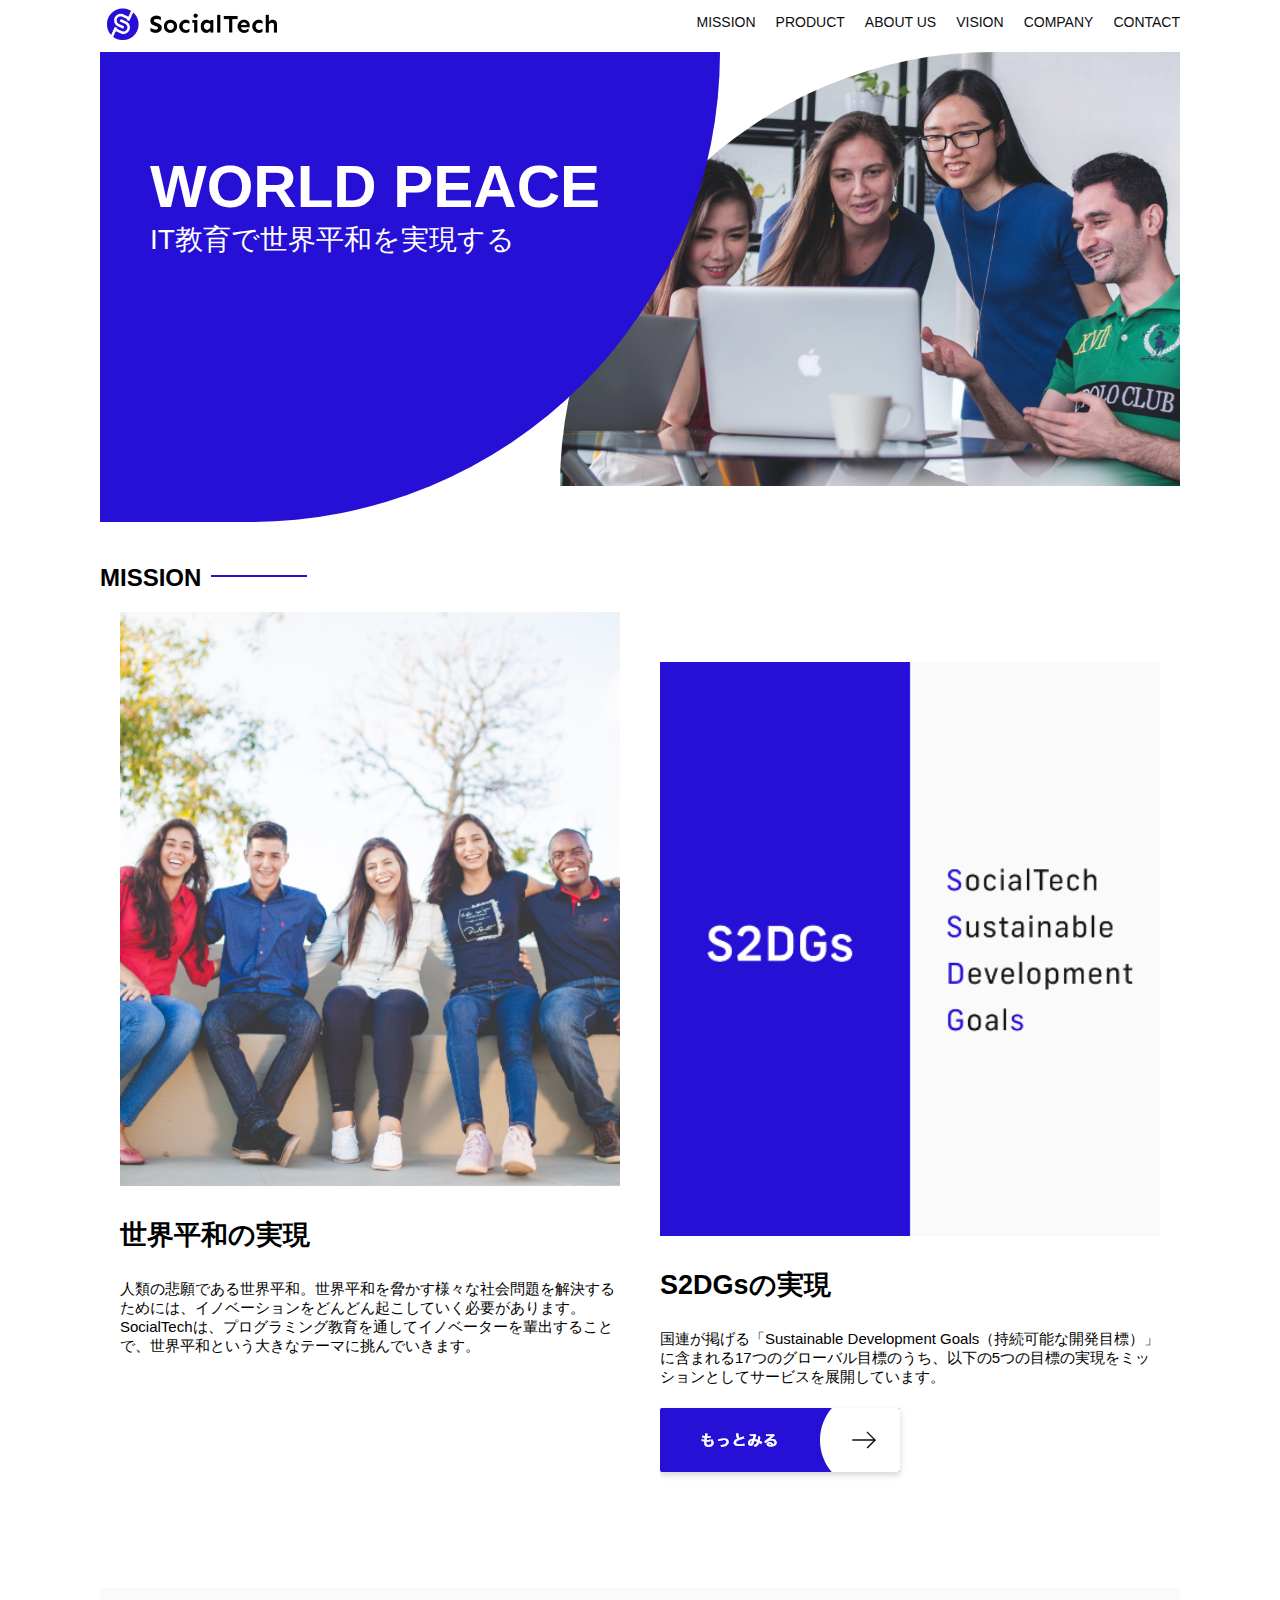
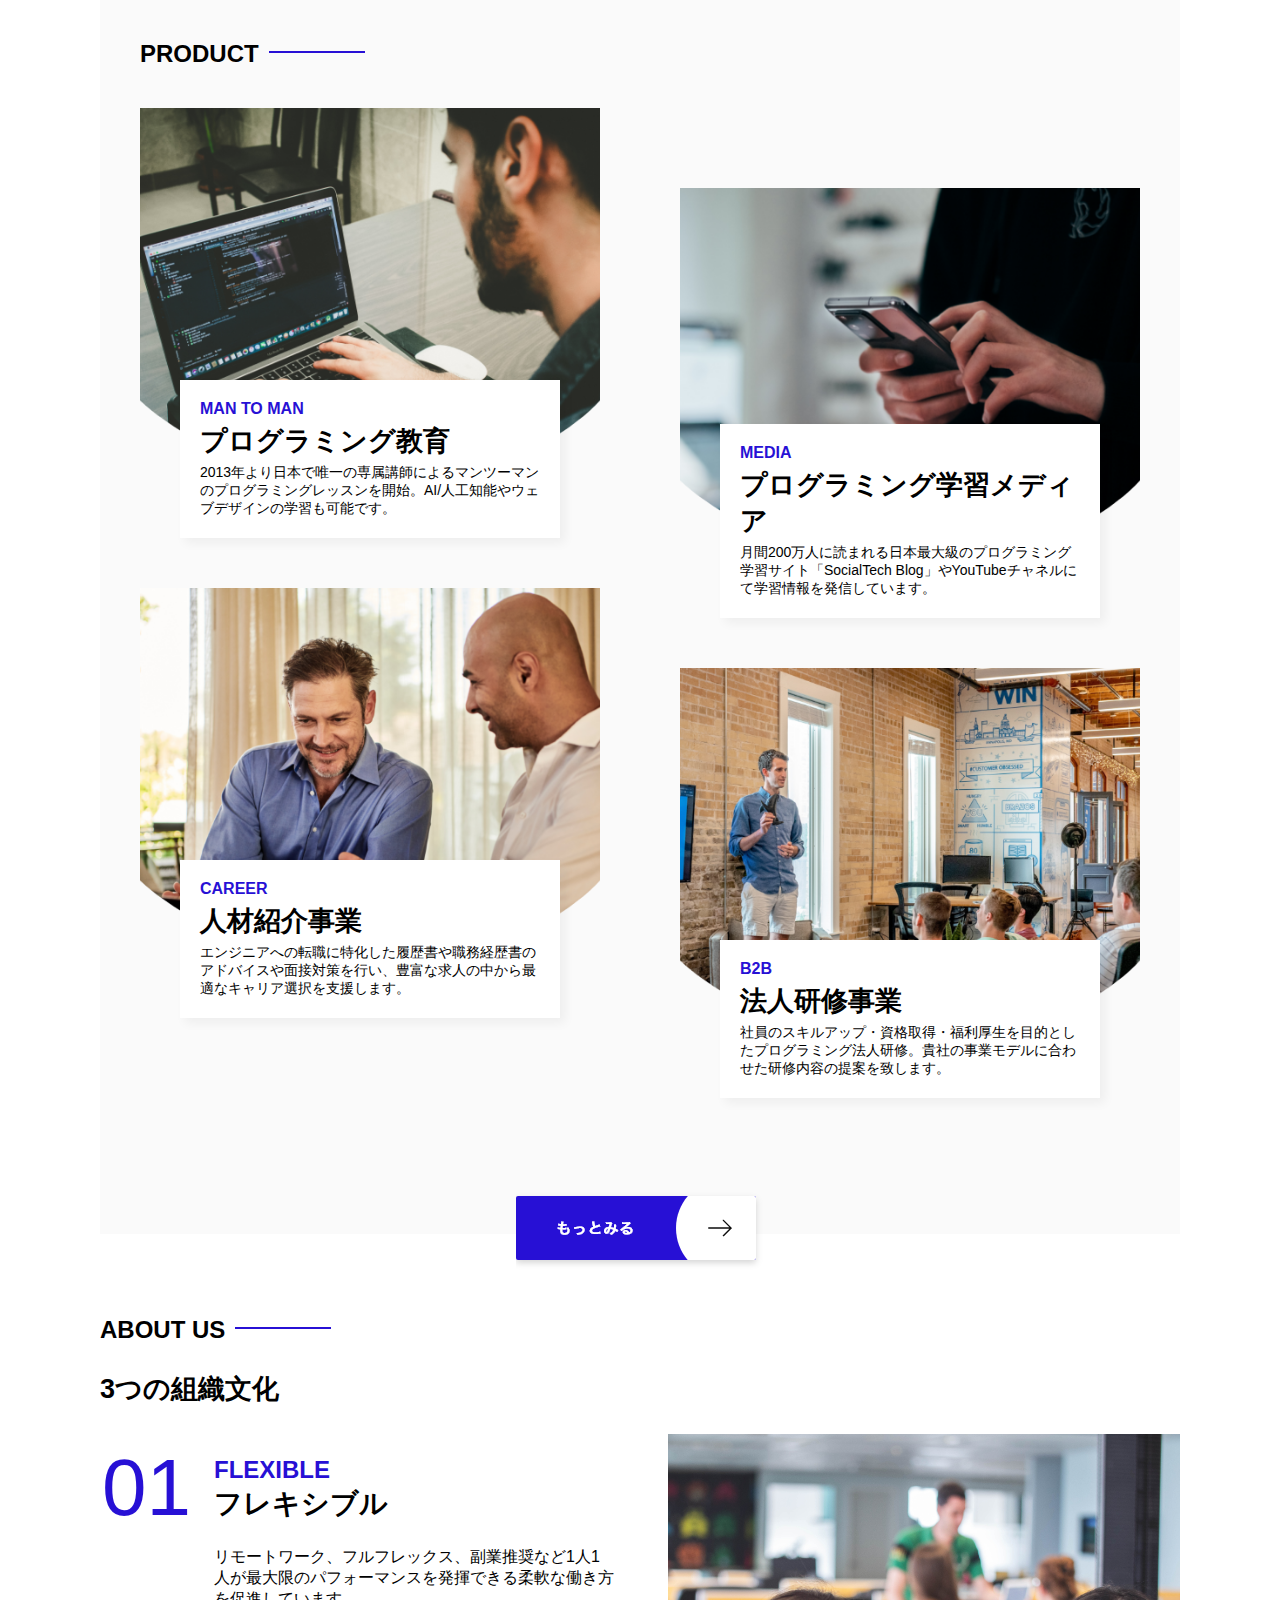
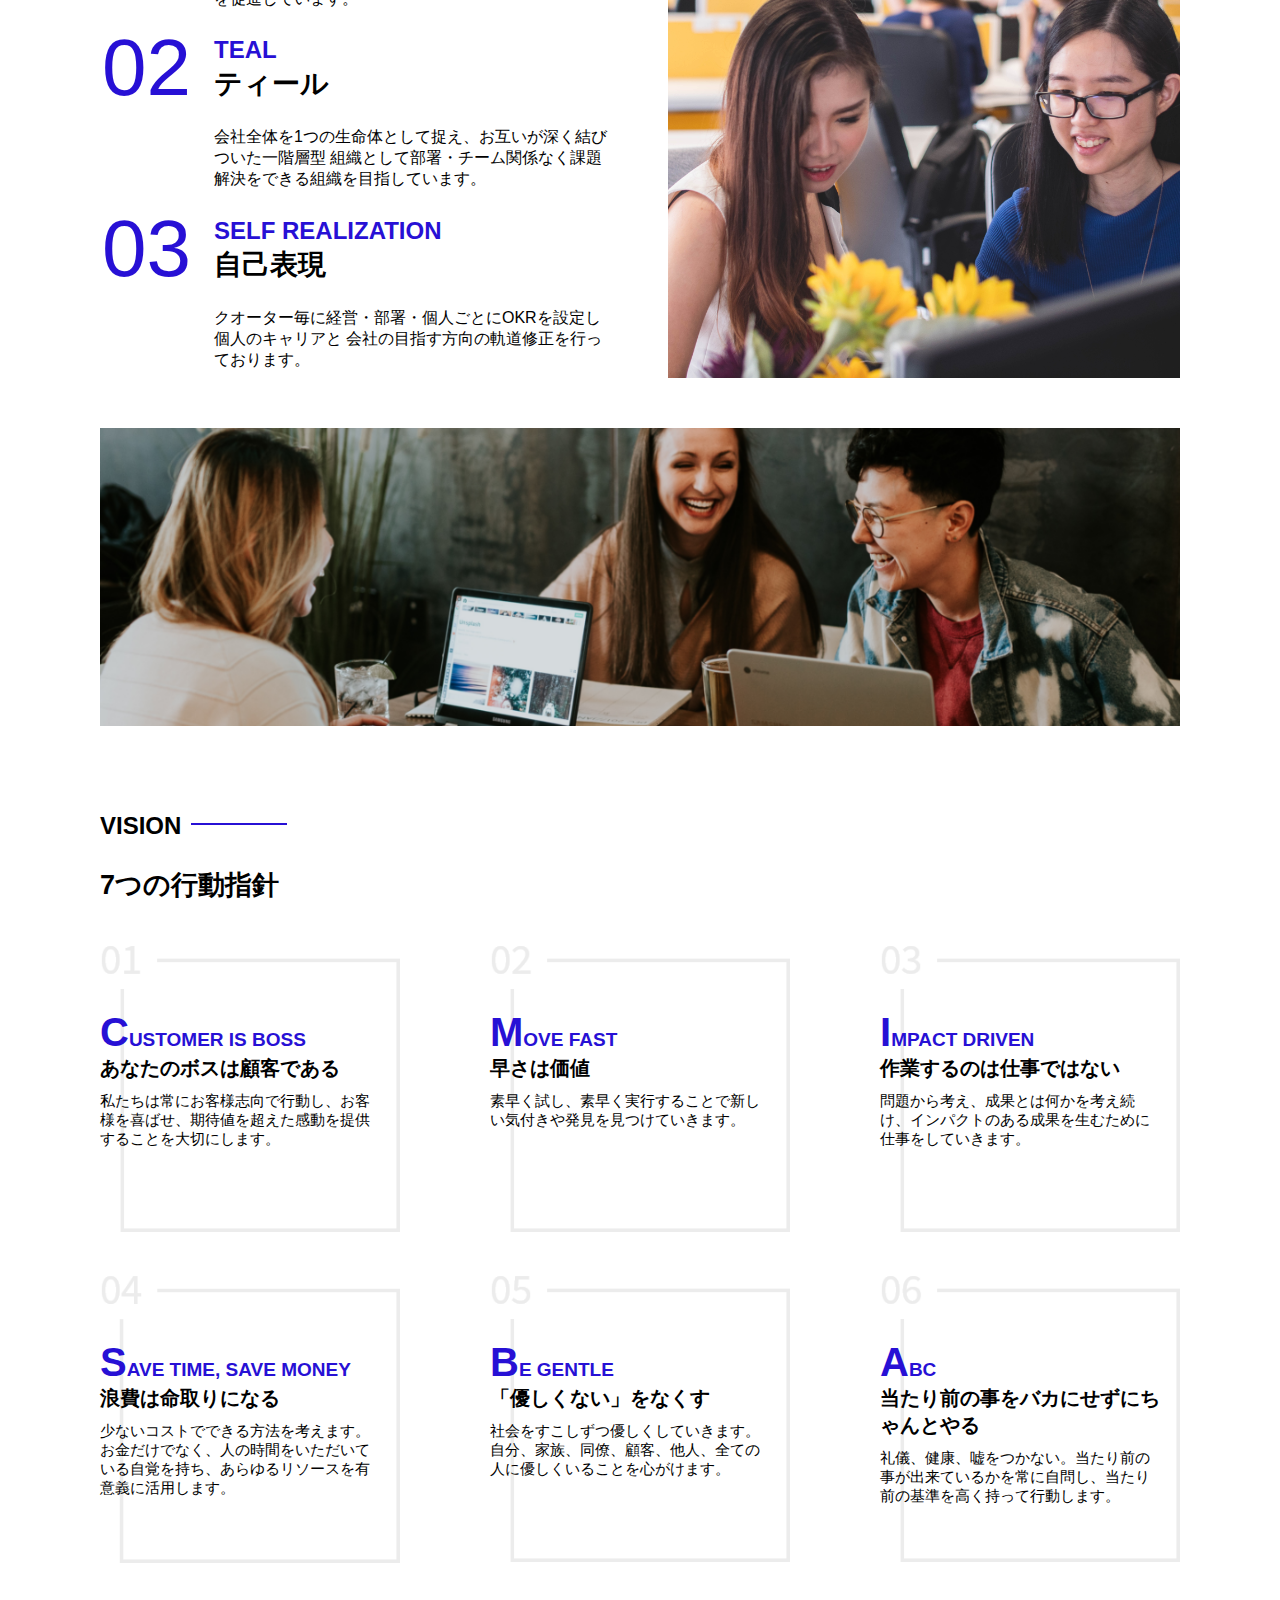
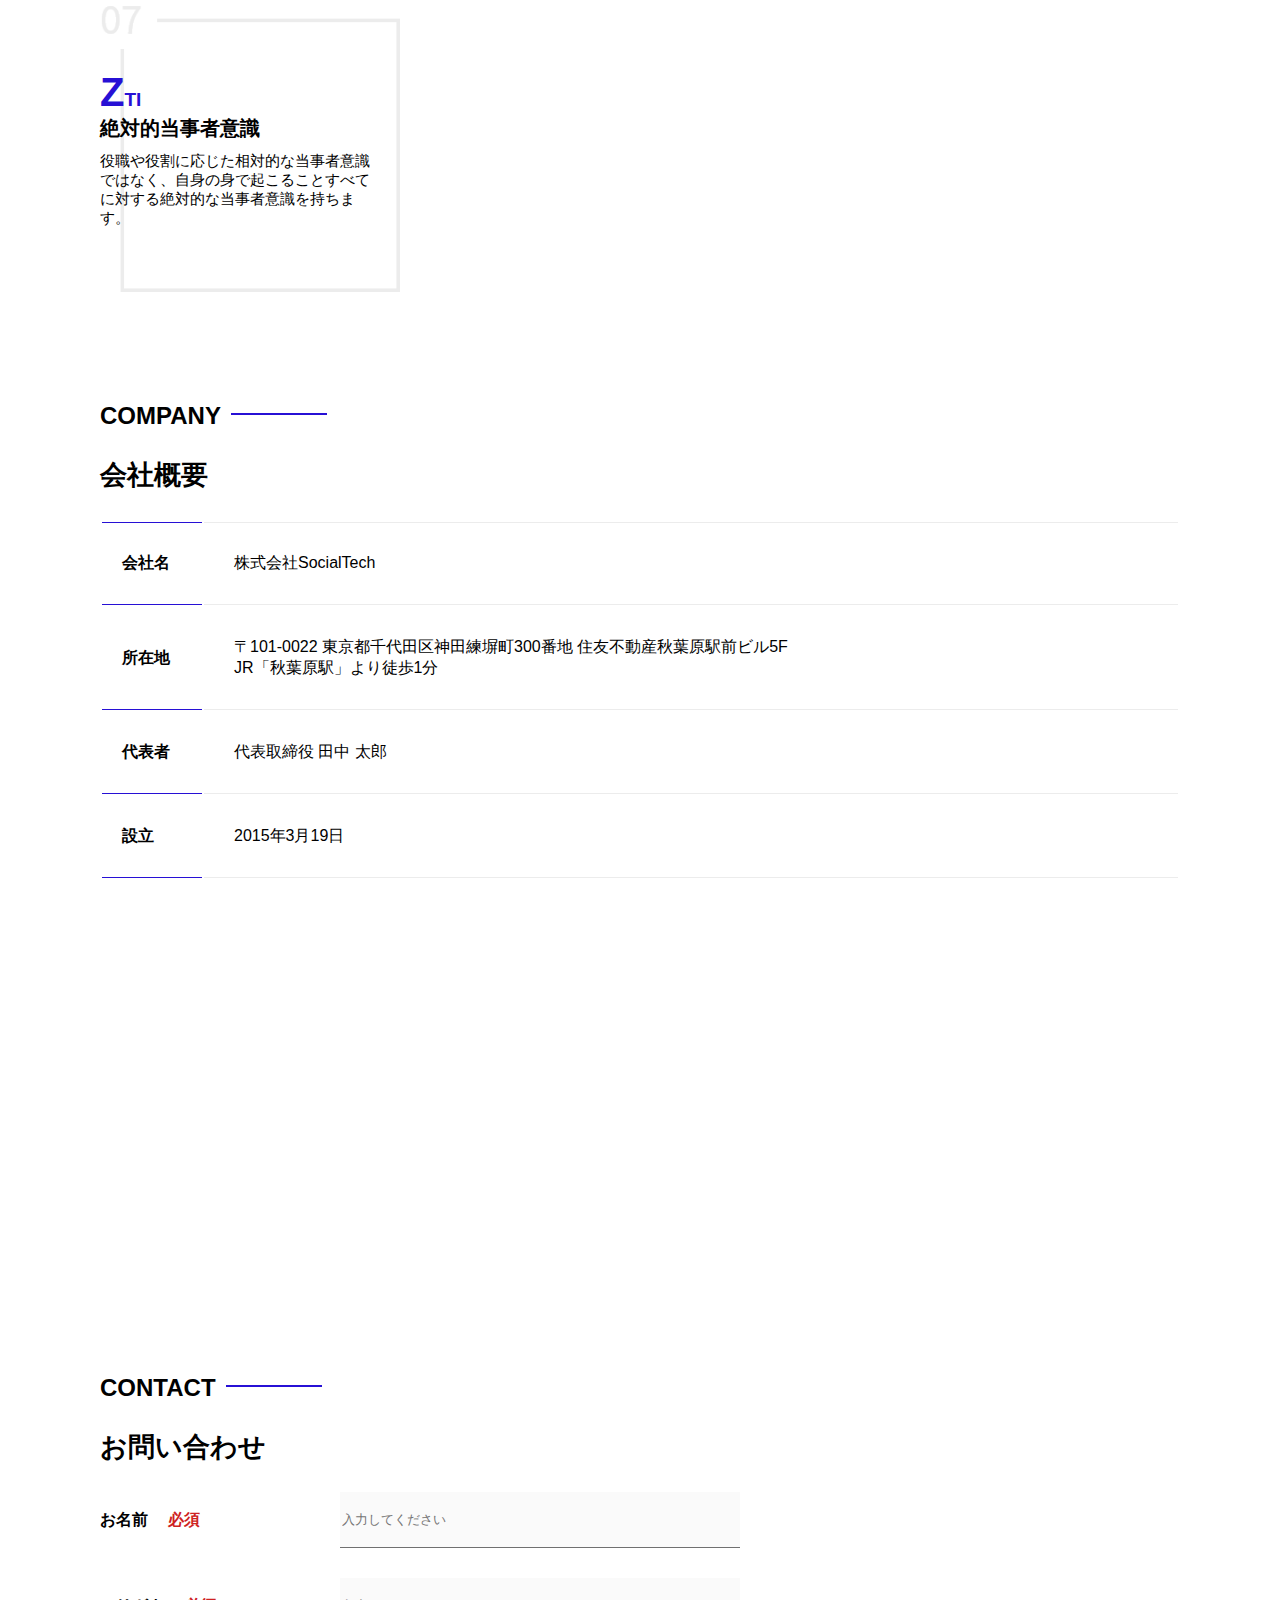
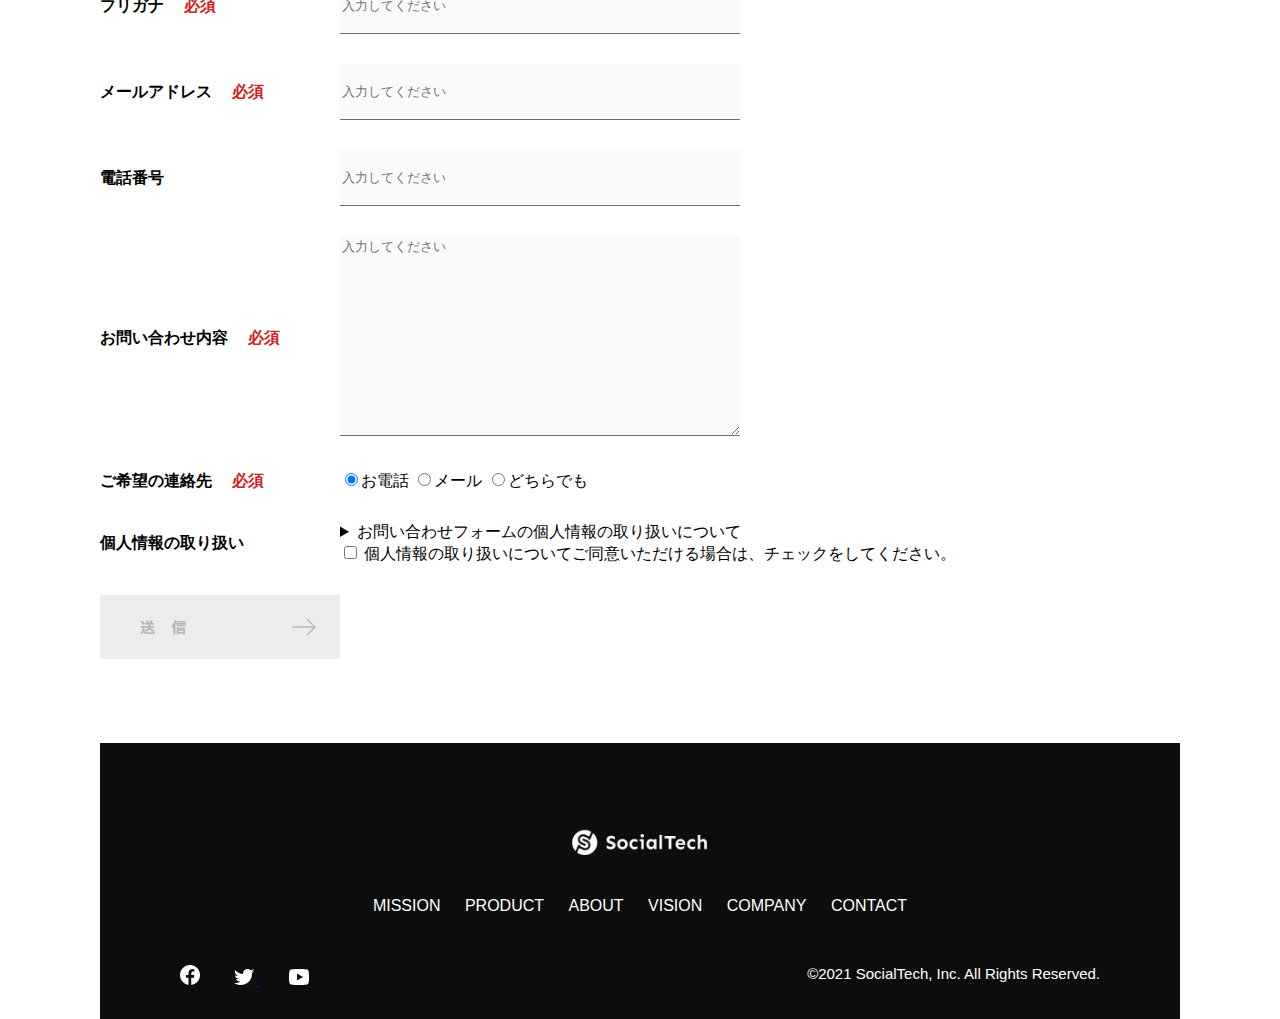
<file: index.html>
<!DOCTYPE html>
<html>
  <head>
    <title>SocialTech</title>
    <meta charset="utf-8">
    <meta name="description" content="SocialTechはEdTech業界のリーディングカンパニーを目指します。">
     <meta name="viewport" content="width=device-width, initial-scale=1.0">
     <link rel="stylesheet" href="style.css">
  </head>
  <body>
    <!-- ヘッダー -->
     <header>
      <!-- ロゴ -->
      <a href="index.html" id="logo"><img src="images/logo.png" alt="トップページに戻る"></a>

        <!-- PC用ナビゲーション -->
       <nav id="nav-pc">
        <ul>
          <li><a href="mission.html">MISSION</a></li>
          <li><a href="product.html">PRODUCT</a></li>
          <li><a href="index.html#aboutus">ABOUT US</a></li>
          <li><a href="index.html#vision">VISION</a></li>
          <li><a href="index.html#company">COMPANY</a></li>
          <li><a href="index.html#contact">CONTACT</a></li>
        </ul>
       </nav>
       <!-- スマホ用メニューボタン -->
         <button id="menu-sp" onclick="document.getElementById('nav-sp').style.display = 'block'">
          <img src="images/button-menu.png" alt="ナビゲーションを開く">
         </button>
         <!-- スマホ用ナビゲーション -->
          <div id="nav-sp" >
            <button id="close"onclick="document.getElementById('nav-sp').style.display = 'none'">
              <img src="images/button-close.png" alt="ナビゲーションを閉じる">
            </button>

            <nav>
              <ul>
                <li>
                  <a id="logo-sp" href="index.html" onclick="document.getElementById('nav-sp').style.display = 'none'"><img src="images/logo-sp.png" alt="トップページに戻る"</a>
                </li>
                <li><a class="menu" href="mission.html" onclick="document.getElementById('nav-sp').style.display = 'none'">MISSION</a></li>
                <li><a class="menu" href="product.html" onclick="document.getElementById('nav-sp').style.display = 'none'">PRODUCT</a></li>
                <li><a class="menu" href="index.html#aboutus" onclick="document.getElementById('nav-sp').style.display = 'none'">ABOUT US</a></li>
              <li><a class="menu" href="index.html#vision" onclick="document.getElementById('nav-sp').style.display = 'none'">VISION</a></li>
              <li><a class="menu" href="index.html#company" onclick="document.getElementById('nav-sp').style.display = 'none'">COMPANY</a></li>
              <li><a class="menu" href="index.html#contact" onclick="document.getElementById('nav-sp').style.display = 'none'">CONTACT</a></li>
              </ul>
            </nav>
            <div id="sns">
              <a href="https://www.facebook.com/sejuku2013">
                <img src="images/button-facebook.png" alt="Facebookのリンク">
              </a>
              <a href="https://twitter.com/samuraijuku">
                <img src="images/button-twitter.png" alt="Twitterのリンク">
              </a>
              <a href="https://www.youtube.com/channel/UCCFOQO5aDK0xXam4cUQXT8g">
                <img src="images/button-youtube.png" alt="YouTubeのリンク">
              </a>
            </div>
          </div>

     </header>
      <main>
        <article>
          <!-- メインビジュアル -->
         <section id="main-visual">
          <div id="main-message">
            <h1>WORLD PEACE</h1>
            <p>IT教育で世界平和を実現する</p>
          </div>
          <img src="images/index/index-main.png" alt="PCの周りに集まる多国籍の仲間たち">
         </section>
         <!-- ミッション -->
          <section id="mission">
            <h2 class="index-h2">MISSION</h2>
            <div id="mission-flex">
              <div>
                <img id="mission-photo" src="images/index/index-mission.png" alt="屋外のベンチで写真を撮影する">
                <h3>世界平和の実現</h3>
                <p>
                  人類の悲願である世界平和。世界平和を脅かす様々な社会問題を解決するためには、イノベーションをどんどん起こしていく必要があります。SocialTechは、プログラミング教育を通してイノベーターを輩出することで、世界平和という大きなテーマに挑んでいきます。
                </p>
              </div>
              <div>
                <img id="s2dgs" src="images/index/s2dgs.png" alt="S2DGs">
                <h3>S2DGsの実現</h3>
                <p>国連が掲げる「Sustainable Development Goals（持続可能な開発目標）」に含まれる17つのグローバル目標のうち、以下の5つの目標の実現をミッションとしてサービスを展開しています。</p>
                <a href="mission.html">
                  <img src="images/button-more.png" alt="もっとみる">
                </a>
              </div>
            </div>
          </section>
          <!-- プロダクト -->
          <section id="product">
            <h2 class="index-h2">PRODUCT</h2>
             <div class="product-flex">
              <div id="product-left">
                <div>
                  <img class="product-photo" src="images/index/index-mantoman.png" alt="PCでコードを書く男性">
                  <div class="product-explain">
                    <span>MAN TO MAN</span>
                    <h3>プログラミング教育</h3>
                    <p>2013年より日本で唯一の専属講師によるマンツーマンのプログラミングレッスンを開始。AI/人工知能やウェブデザインの学習も可能です。</p>
                  </div>
                </div>
                <div>  
                 <img class="product-photo" src="images/index/index-career.png" alt="笑顔で話し合う2人の男性">
                 <div class="product-explain">
                   <span>CAREER</span>
                   <h3>人材紹介事業</h3>
                   <P>エンジニアへの転職に特化した履歴書や職務経歴書のアドバイスや面接対策を行い、豊富な求人の中から最適なキャリア選択を支援します。</P>
                 </div>
                </div>
              </div>
              <div id="product-right">
                <div>
                  <img class="product-photo" src="images/index/index-media.png" alt="スマートフォンを操作する人">
                  <div class="product-explain">
                    <span>MEDIA</span>
                    <h3>プログラミング学習メディア</h3>
                    <P>月間200万人に読まれる日本最大級のプログラミング学習サイト「SocialTech Blog」やYouTubeチャネルにて学習情報を発信しています。</P>
                  </div>
                </div>
                <div>
                  <img class="product-photo" src="images/index/index-b2b.png" alt="講演中の男性とそれを聴く人々">
                  <div class="product-explain">
                    <span>B2B</span>
                    <h3>法人研修事業</h3>
                    <p>社員のスキルアップ・資格取得・福利厚生を目的としたプログラミング法人研修。貴社の事業モデルに合わせた研修内容の提案を致します。</p>
                  </div>
                </div>
              </div>
             </div>
             <div id="product-more">
              <a href="product.html">
                <img src="images/button-more.png" alt="もっとみる">
              </a>
             </div>
          </section>
          <!-- ABOUT US -->
          <section id="aboutus">
            <h2 class="index-h2">ABOUT US</h2>
            <h3>3つの組織文化</h3>
            <div>
              <table class="culture-table">
                <tr>
                  <td class="culture-num">01</td>
                  <th><span class="culture-en">FLEXIBLE</span><br>フレキシブル</th>
                </tr>
                <tr>
                  <td>
                    <!-- 空のセル -->
                  </td>
                  <td class="culture-description">リモートワーク、フルフレックス、副業推奨など1人1人が最大限のパフォーマンスを発揮できる柔軟な働き方を促進しています。</td>
                </tr>
                <tr>
                  <td class="culture-num">02</td>
                  <th><span class="culture-en">TEAL</span><br>ティール</th>
                </tr>
                <tr>
                  <td>
                    <!-- 空のセル -->
                  </td>
                  <td class="culture-description">会社全体を1つの生命体として捉え、お互いが深く結びついた一階層型 組織として部署・チーム関係なく課題解決をできる組織を目指しています。</td>
                </tr>
                <tr>
                  <td class="culture-num">03</td>
                  <th><span class="culture-en">SELF REALIZATION</span><br>自己表現</th>
                </tr>
                <tr>
                  <td>
                    <!-- 空のセル -->
                  </td>
                  <td class="culture-description">クオーター毎に経営・部署・個人ごとにOKRを設定し個人のキャリアと 会社の目指す方向の軌道修正を行っております。</td>
                </tr>
              </table>
              <img class="culture-img" src="images/index/index-aboutus1.png" alt="笑顔で話し合う2人の女性">
            </div>
            <img class="culture-img2" src="images/index/index-aboutus2.png" alt="笑顔で話し合う3人の女性">
          </section>
          <!-- VISION -->
           <section id="vision">
            <h2 class="index-h2">VISION</h2>
            <h3>7つの行動指針</h3>
            <div>
              <div class="vision-box">
                <img src="images/index/vision-01.png" alt="01">
              <div>
              <h4>CUSTOMER IS BOSS</h4>
              <h5>あなたのボスは顧客である</h5>
              <P>私たちは常にお客様志向で行動し、お客様を喜ばせ、期待値を超えた感動を提供することを大切にします。</P>
              </div>
              </div>
              <div class="vision-box">
                <img src="images/index/vision-02.png" alt="02">
                <div>
                  <h4>MOVE FAST</h4>
                  <h5>早さは価値</h5>
                  <p>素早く試し、素早く実行することで新しい気付きや発見を見つけていきます。</p>
                </div>
              </div>
              <div class="vision-box">
                <img src="images/index/vision-03.png" alt="03">
                <div>
                  <h4>IMPACT DRIVEN</h4>
                  <h5>作業するのは仕事ではない</h5>
                  <p>問題から考え、成果とは何かを考え続け、インパクトのある成果を生むために仕事をしていきます。</p>
                </div>
              </div>
              <div class="vision-box">
                <img src="images/index//vision-04.png" alt="04">
                <div>
                  <h4>SAVE TIME, SAVE MONEY</h4>
                  <h5>浪費は命取りになる</h5>
                  <p>少ないコストでできる方法を考えます。お金だけでなく、人の時間をいただいている自覚を持ち、あらゆるリソースを有意義に活用します。</p>
                </div>
              </div>
              <div class="vision-box">
                <img src="images/index/vision-05.png" alt="05">
                <div>
                  <h4>BE GENTLE</h4>
                  <h5>「優しくない」をなくす</h5>
                  <p>社会をすこしずつ優しくしていきます。自分、家族、同僚、顧客、他人、全ての人に優しくいることを心がけます。</p>
                </div>
              </div>
              <div class="vision-box">
                <img src="images/index/vision-06.png" alt="06">
                <div>
                  <h4>ABC</h4>
                  <h5>当たり前の事をバカにせずにちゃんとやる</h5>
                  <p>礼儀、健康、嘘をつかない。当たり前の事が出来ているかを常に自問し、当たり前の基準を高く持って行動します。</p>
                </div>
              </div>
              <div class="vision-box">
                <img src="images/index/vision-07.png" alt="07">
                <div>
                  <h4>ZTI</h4>
                  <h5>絶対的当事者意識</h5>
                  <p>役職や役割に応じた相対的な当事者意識ではなく、自身の身で起こることすべてに対する絶対的な当事者意識を持ちます。</p>
                </div>
              </div>  
            </div>
           </section>
           <!-- COMPANY -->
            <section id="company">
              <h2 class="index-h2">COMPANY</h2>
              <h3>会社概要</h3>
              <table id="company-table">
                <tr>
                  <th class="tableheader tableheader-first">会社名</th>
                  <td class="cell cell-first">株式会社SocialTech</td>
                </tr>
                <tr>
                  <th class="tableheader">所在地</th>
                  <td class="cell">〒101-0022 東京都千代田区神田練塀町300番地 住友不動産秋葉原駅前ビル5F<br>JR「秋葉原駅」より徒歩1分</td>
                </tr>
                <tr>
                  <th class="tableheader">代表者</th>
                  <td class="cell">代表取締役 田中 太郎</td>
                </tr>
                <tr>
                  <th class="tableheader">設立</th>
                  <td class="cell">2015年3月19日</td>
                </tr>
              </table>
              <iframe src="https://www.google.com/maps/embed?pb=!1m18!1m12!1m3!1d3240.068855133681!2d139.77207767578852!3d35.69992317258122!2m3!1f0!2f0!3f0!3m2!1i1024!2i768!4f13.1!3m3!1m2!1s0x60188fee13660e23%3A0x77137876edf742ac!2z5L2P5Y-L5LiN5YuV55Sj56eL6JGJ5Y6f6aeF5YmN44OT44Or!5e0!3m2!1sja!2sjp!4v1719987641788!5m2!1sja!2sjp" width="600" height="450" style="border:0;" allowfullscreen="" loading="lazy" referrerpolicy="no-referrer-when-downgrade"></iframe>
            </section>
            <!-- お問い合わせフォーム -->
             <section id="contact">
              <h2 class="index-h2">CONTACT</h2>
              <h3>お問い合わせ</h3>
              <form>
                <div>
                  <div class="contact-heading">
                    <label class="contact-label">お名前<span class="contact-span">必須</span></label>
                  </div>
                  <div>
                    <input type="text" name="name" placeholder="入力してください" class="contact-textbox">
                  </div>
                </div>
                <div>
                  <div class="contact-heading">
                    <label class="contact-label">フリガナ<span class="contact-span">必須</span></label>
                  </div>
                  <div>
                    <input type="text" name="hurigana" placeholder="入力してください" class="contact-textbox">
                  </div>
                </div>
                <div>
                  <div class="contact-heading">
                    <label class="contact-label">メールアドレス<span class="contact-span">必須</span></label>
                  </div>
                  <div>
                    <input type="text" name="email" placeholder="入力してください" class="contact-textbox">
                  </div>
                </div>
                <div>
                  <div class="contact-heading">
                    <label class="contact-label">電話番号</label>
                  </div>
                  <div>
                    <input type="text" name="tel" placeholder="入力してください" class="contact-textbox">
                  </div>
                </div>
                <div>
                  <div class="contact-heading">
                    <label class="contact-label">お問い合わせ内容<span class="contact-span">必須</span></label>
                  </div>
                  <div>
                    <textarea class="contact-textarea" placeholder="入力してください" name="message"></textarea>
                  </div>
                </div>
                <div>
                  <div class="contact-heading">
                    <label class="contact-label">ご希望の連絡先<span class="contact-span">必須</span></label>
                  </div>
                  <div>
                    <input class="radiobutton" type="radio" value="tel" name="contact" checked><label>お電話</label>
                    <input class="radiobutton" type="radio" value="mail" name="contact"><label>メール</label>
                    <input class="radiobutton" type="radio" value="both" name="contact"><label>どちらでも</label>
                  </div>
                </div>
                <div>
                  <div class="contact-heading">
                    <label class="contact-label">個人情報の取り扱い</label>
                  </div>
                  <div>
                    <details>
                      <summary>お問い合わせフォームの個人情報の取り扱いについて</summary>
                      <div>
                        <dl>
                          <dt>1.組織の名称又は氏名</dt>
                          <dd>株式会社SocialTech</dd>
                          <dt>2.個人情報保護管理者（若しくはその代理人）の氏名又は職名、所属及び連絡先</dt>
                          <dd>
                            <p>鈴木 一郎 コーポレート部</p>
                            <p>メールアドレス:samurai@example.com</p>
                            <p>TEL:03-1234-5678</p>
                          </dd>
                          <dt>3.個人情報の利用目的</dt>
                          <dd>
                            <ul>
                              <li>・本サービス及び本サービスに関連する情報の提供又はそれらに関する連絡のため</li>
                              <li>・ユーザーの本人確認のため</li>
                              <li>・当社サービスのご案内のため</li>
                              <li>・当社の商品等の広告または宣伝(電子メールによるものを含むものとします。)</li>
                            </ul>
                          </dd>
                          <dt>4.個人情報の取り扱い業務の委託</dt>
                          <dd>個人情報の取扱業務の全部または一部を外部に業務委託する場合があります。その際、弊社は、個人情報を適切に保護できる管理体制を敷き実行していることを条件として委託先を厳選したうえで、機密保持契約を委託先と締結し、お客様の個人情報を厳密に管理させます。</dd>
                          <dt>5.個人情報の開示等の請求</dt>
                          <dd>
                            お客様は、弊社に対してご自身の個人情報の開示等（利用目的の通知、開示、内容の訂正・追加・削除、利用の停止または消去、第三者への提供の停止）に関して、当社問合わせ窓口に申し出ることができます。<br>
                            その際、弊社はお客様ご本人を確認させていただいたうえで、合理的な期間内に対応いたします。<br>
                            なお、個人情報に関する弊社問合わせ先は、次の通りです。
                          </dd>
                          <dd>
                            <p>株式会社SocialTech 個人情報問合せ窓口</p>
                            <p>〒150-0043 東京都千代田区神田練塀町300番地 住友不動産秋葉原駅前ビル5F</p>
                            <P>メールアドレス:samurai@example.com TEL:03-1234-5678</P>
                          </dd>

                          <dt>6.個人情報を提供されることの任意性について</dt>
                          <dd>お客様がご自身の個人情報を弊社に提供されるか否かは、お客様のご判断によりますが、もしご提供されない場合には、適切なサービスが提供できない場合がありますので予めご了承ください。</dd>
                        </dl>
                      </div>
                    </details>
                    <input type="checkbox" name="agree">
                    <span>個人情報の取り扱いについてご同意いただける場合は、チェックをしてください。</span>
                  </div>
                </div>
                <input type="image" src="images/button-submit.png" alt="送信する">
              </form>
             </section>
        </article>
      </main>

      <footer>
        <div id="footer-logo">
          <img src="images/logo-sp.png" alt="SocialTech">
        </div>
        <div id="footer-link">
          <a href="mission.html">MISSION</a>
          <a href="product.html">PRODUCT</a>
          <a href="index.html#aboutus">ABOUT</a>
          <a href="index.html#vision">VISION</a>
          <a href="index.html#company">COMPANY</a>
          <a href="index.html#contact">CONTACT</a>
        </div>
        <div id="sns-footer">
          <div class="sns-btns">
            <a href="https://www.facebook.com/sejuku2013"><img src="images/button-facebook.png" alt="Facebookのリンク"></a>
            <a href="https://twitter.com/samuraijuku"><img src="images/button-twitter.png" alt="Twitterのリンク"</a>
            <a href="https://www.youtube.com/channel/UCCFOQO5aDK0xXam4cUQXT8g"><img src="images/button-youtube.png" alt="YouTubeのリンク"></a>
          </div>
          <p id="copyright">&copy;2021 SocialTech, Inc. All Rights Reserved.</p>
        </div>
      </footer>
  </body>
</html>
</file>
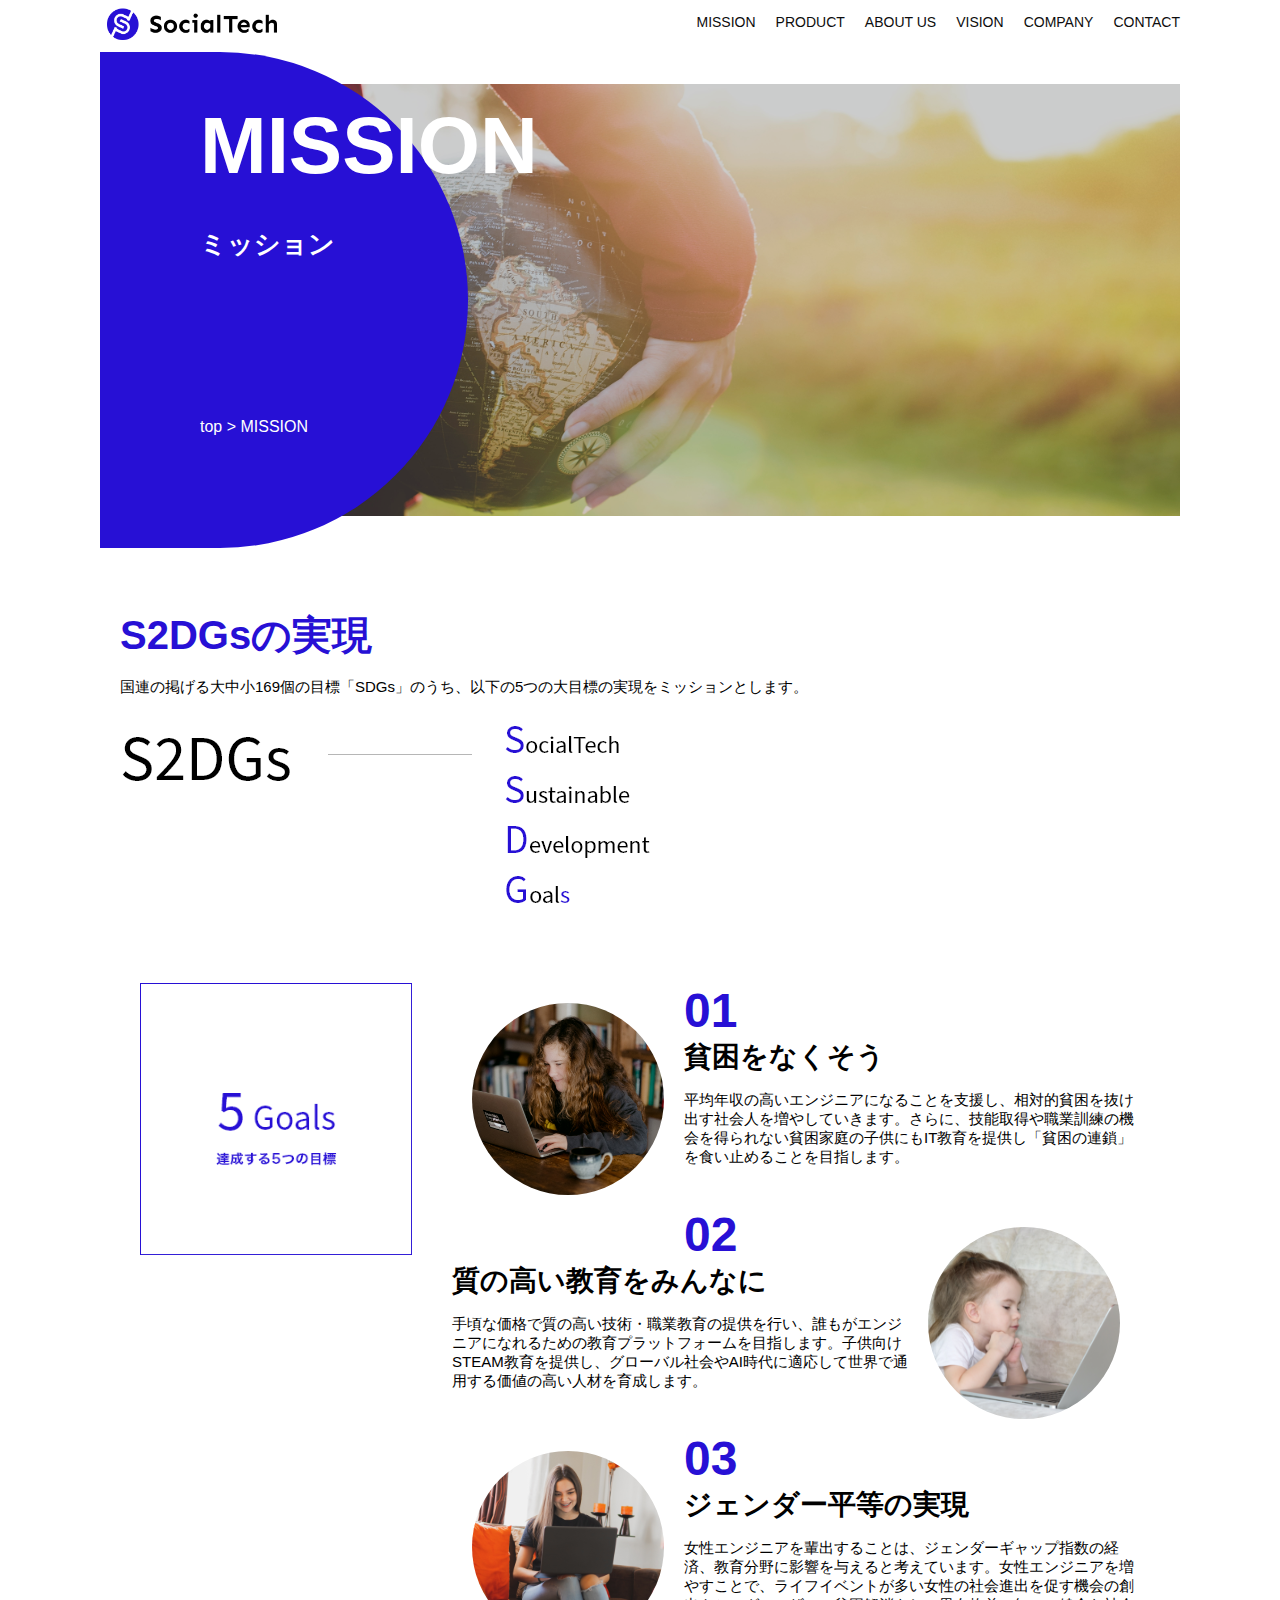
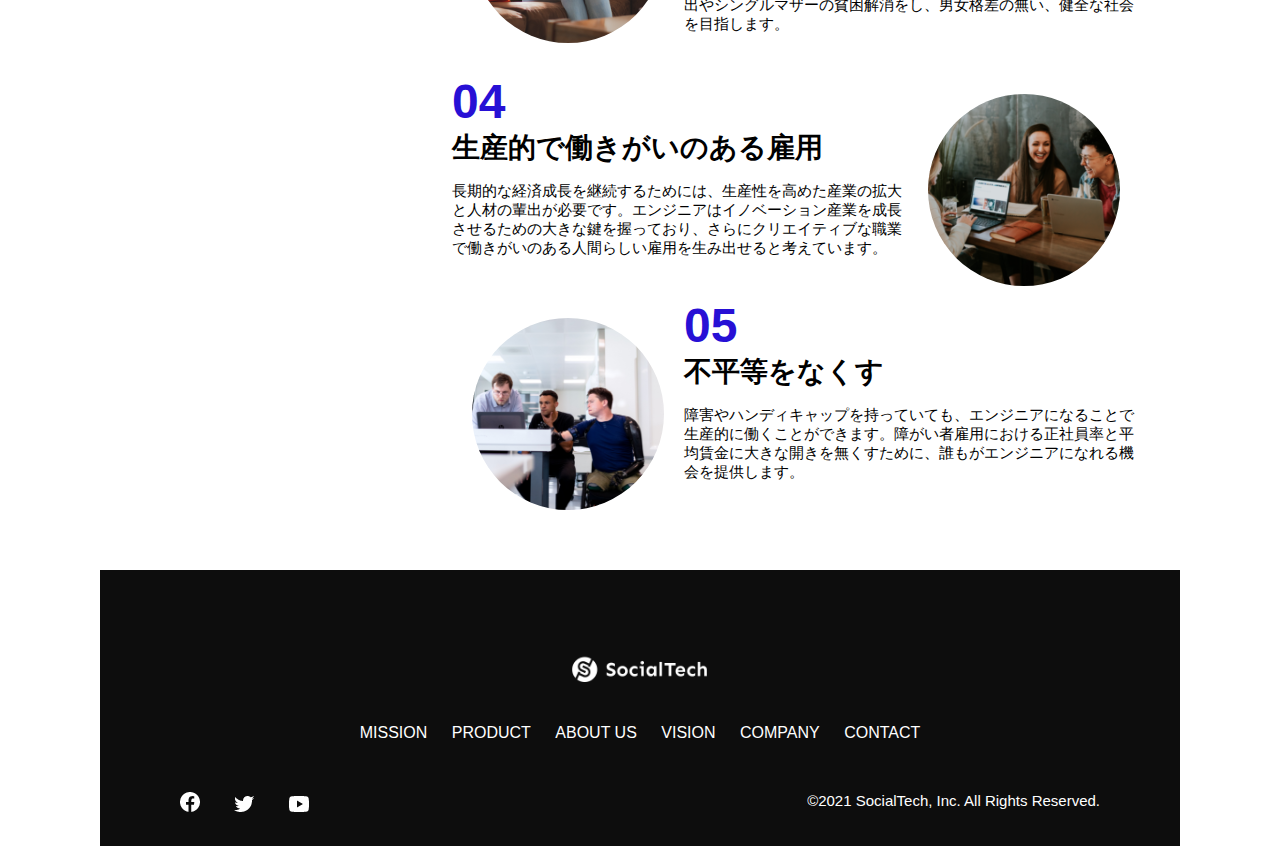
<file: mission.html>
<!DOCTYPE html>
<html>
  <head>
    <title>SocialTech - MISSION ミッション -</title>
      <meta charset="utf-8">
      <meta name="description" content="SocialTechが目指す5つの目標（S2DGs）を紹介します">
      <meta name="viewport" content="width=device-width, initial-scale=1.0">
      <link rel="stylesheet" href="style.css">
  </head>

  <body>
    <!-- ヘッダー -->
    <header>
      <!-- ロゴ -->
      <a href="index.html" id="logo">
        <img src="images/logo.png" alt="トップページに戻る">
      </a>

      <!-- PC用ナビゲーション -->
      <nav id="nav-pc">
        <ul>
          <li><a href="mission.html">MISSION</a></li>
          <li><a href="product.html">PRODUCT</a></li>
          <li><a href="index.html#aboutus">ABOUT US</a></li>
          <li><a href="index.html#vision">VISION</a></li>
          <li><a href="index.html#company">COMPANY</a></li>
          <li><a href="index.html#contact">CONTACT</a></li>
        </ul>
      </nav>

      <!-- スマホ用メニューボタン -->
      <button id="menu-sp" onclick="document.getElementById('nav-sp').style.display = 'block'">
        <img src="images/button-menu.png" alt="ナビゲーションを開く">
      </button>

      <!-- スマホ用ナビゲーション -->
      <div id="nav-sp">
        <button id="close" onclick="document.getElementById('nav-sp').style.display = 'none'">
          <img src="images/button-close.png" alt="ナビゲーションを閉じる">
        </button>

        <nav>
          <ul>
            <li>
              <a id="logo-sp" href="index.html" onclick="document.getElementById('nav-sp').style.display = 'none'"><img src="images/logo-sp.png" alt="トップページに戻る"></a>
            </li>
            <li><a class="menu" href="mission.html" onclick="document.getElementById('nav-sp').style.display = 'none'">MISSION</a></li>
            <li><a class="menu" href="product.html" onclick="document.getElementById('nav-sp').style.display = 'none'">PRODUCT</a></li>
            <li><a class="menu" href="index.html#aboutus" onclick="document.getElementById('nav-sp').style.display = 'none'">ABOUT US</a></li>
            <li><a class="menu" href="index.html#vision" onclick="document.getElementById('nav-sp').style.display = 'none'">VISION</a></li>
            <li><a class="menu" href="index.html#company" onclick="document.getElementById('nav-sp').style.display = 'none'">COMPANY</a></li>
            <li><a class="menu" href="index.html#contact" onclick="document.getElementById('nav-sp').style.display = 'none'">CONTACT</a></li>
          </ul>
        </nav>
        <div id="sns">
          <a href="https://www.facebook.com/sejuku2013">
            <img src="images/button-facebook.png" alt="Facebookのリンク">
          </a>
          <a href="https://twitter.com/samuraijuku">
            <img src="images/button-twitter.png" alt="Twitterのリンク">
          </a>
          <a href="https://www.youtube.com/channel/UCCFOQO5aDK0xXam4cUQXT8g">
            <img src="images/button-youtube.png" alt="YouTubeのリンク">
          </a>
        </div>
      </div>
    </header>

    <main>
      <article>
        <section id="mission-main">
          <div class="mission-main-inner">
            <div id="mission-title">
              <h1>MISSION<br><span>ミッション</span></h1>
              <p>top > MISSION</p>
            </div>
          </div>
        </section>

        <section id="mission-s2dgs">
          <h2 class="mission-h2">S2DGsの実現</h2>
          <p>国連の掲げる大中小169個の目標「SDGs」のうち、以下の5つの大目標の実現をミッションとします。</p>
          <img src="images/mission/mission-s2dgs.png" alt="S2DGs">
        </section>

        <section id="mission-five-goals">
          <div class="five-goals-image">
            <img src="images/mission/mission-5goals.png" alt="5Goals">
          </div>
          <div class="five-goals-read">
            <div>
              <img class="fivegoals-image-left" src="images/mission/mission-5goals01.png" alt="PCを操作する女の子">
              <span class="fivegoals-number">01</span>
              <h3 class="fivegoals-h3">貧困をなくそう</h3>
              <p class="fivegoals-p">平均年収の高いエンジニアになることを支援し、相対的貧困を抜け出す社会人を増やしていきます。さらに、技能取得や職業訓練の機会を得られない貧困家庭の子供にもIT教育を提供し「貧困の連鎖」を食い止めることを目指します。</p>
            </div>
            <div>
              <img class="fivegoals-image-right" src="images/mission/mission-5goals02.png" alt="PCを見つめる小さい女の子">
              <span class="fivegoals-number">02</span>
              <h3 class="fivegoals-h3">質の高い教育をみんなに</h3>
              <p class="fivegoals-p">手頃な価格で質の高い技術・職業教育の提供を行い、誰もがエンジニアになれるための教育プラットフォームを目指します。子供向けSTEAM教育を提供し、グローバル社会やAI時代に適応して世界で通用する価値の高い人材を育成します。</p>
            </div>
            <div>
              <img class="fivegoals-image-left" src="images/mission/mission-5goals03.png" alt="PCを操作する女性">
              <span class="fivegoals-number">03</span>
              <h3 class="fivegoals-h3">ジェンダー平等の実現</h3>
              <p class="fivegoals-p">女性エンジニアを輩出することは、ジェンダーギャップ指数の経済、教育分野に影響を与えると考えています。女性エンジニアを増やすことで、ライフイベントが多い女性の社会進出を促す機会の創出やシングルマザーの貧困解消をし、男女格差の無い、健全な社会を目指します。</p>
            </div>
            <div>
              <img class="fivegoals-image-right" src="images/mission/mission-5goals04.png" alt="笑顔で話し合う3人の男女">
              <span class="fivegoals-number">04</span>
              <h3 class="fivegoals-h3">生産的で働きがいのある雇用</h3>
              <p class="fivegoals-p">長期的な経済成長を継続するためには、生産性を高めた産業の拡大と人材の輩出が必要です。エンジニアはイノベーション産業を成長させるための大きな鍵を握っており、さらにクリエイティブな職業で働きがいのある人間らしい雇用を生み出せると考えています。</p>
            </div>
            <div>
              <img class="fivegoals-image-left" src="images/mission/mission-5goals05.png" alt="障害を持つ男性が生き生きと働く様子">
              <span class="fivegoals-number">05</span>
              <h3 class="fivegoals-h3">不平等をなくす</h3>
              <p class="fivegoals-p">障害やハンディキャップを持っていても、エンジニアになることで生産的に働くことができます。障がい者雇用における正社員率と平均賃金に大きな開きを無くすために、誰もがエンジニアになれる機会を提供します。</p>
            </div>
          </div>
        </section>
      </article>
    </main>

    <footer>
      <div id="footer-logo">
        <img src="images/logo-sp.png" alt="SocialTech">
      </div>
      <div id="footer-link">
        <a href="mission.html">MISSION</a>
        <a href="product.html">PRODUCT</a>
        <a href="index.html#aboutus">ABOUT US</a>
        <a href="index.html#vision">VISION</a>
        <a href="index.html#company">COMPANY</a>
        <a href="index.html#contact">CONTACT</a>
      </div>
      <div id="sns-footer">
        <div class="sns-btns">
          <a href="https://www.facebook.com/sejuku2013"><img src="images/button-facebook.png" alt="Facebookのリンク"></a>
          <a href="https://twitter.com/samuraijuku"><img src="images/button-twitter.png" alt="Twitterのリンク"></a>
          <a href="https://www.youtube.com/channel/UCCFOQO5aDK0xXam4cUQXT8g"><img src="images/button-youtube.png" alt="YouTubeのリンク"></a>
        </div>
        <p id="copyright">&copy;2021 SocialTech, Inc. All Rights Reserved.</p>
      </div>
    </footer>

  </body>
</html>
</file>
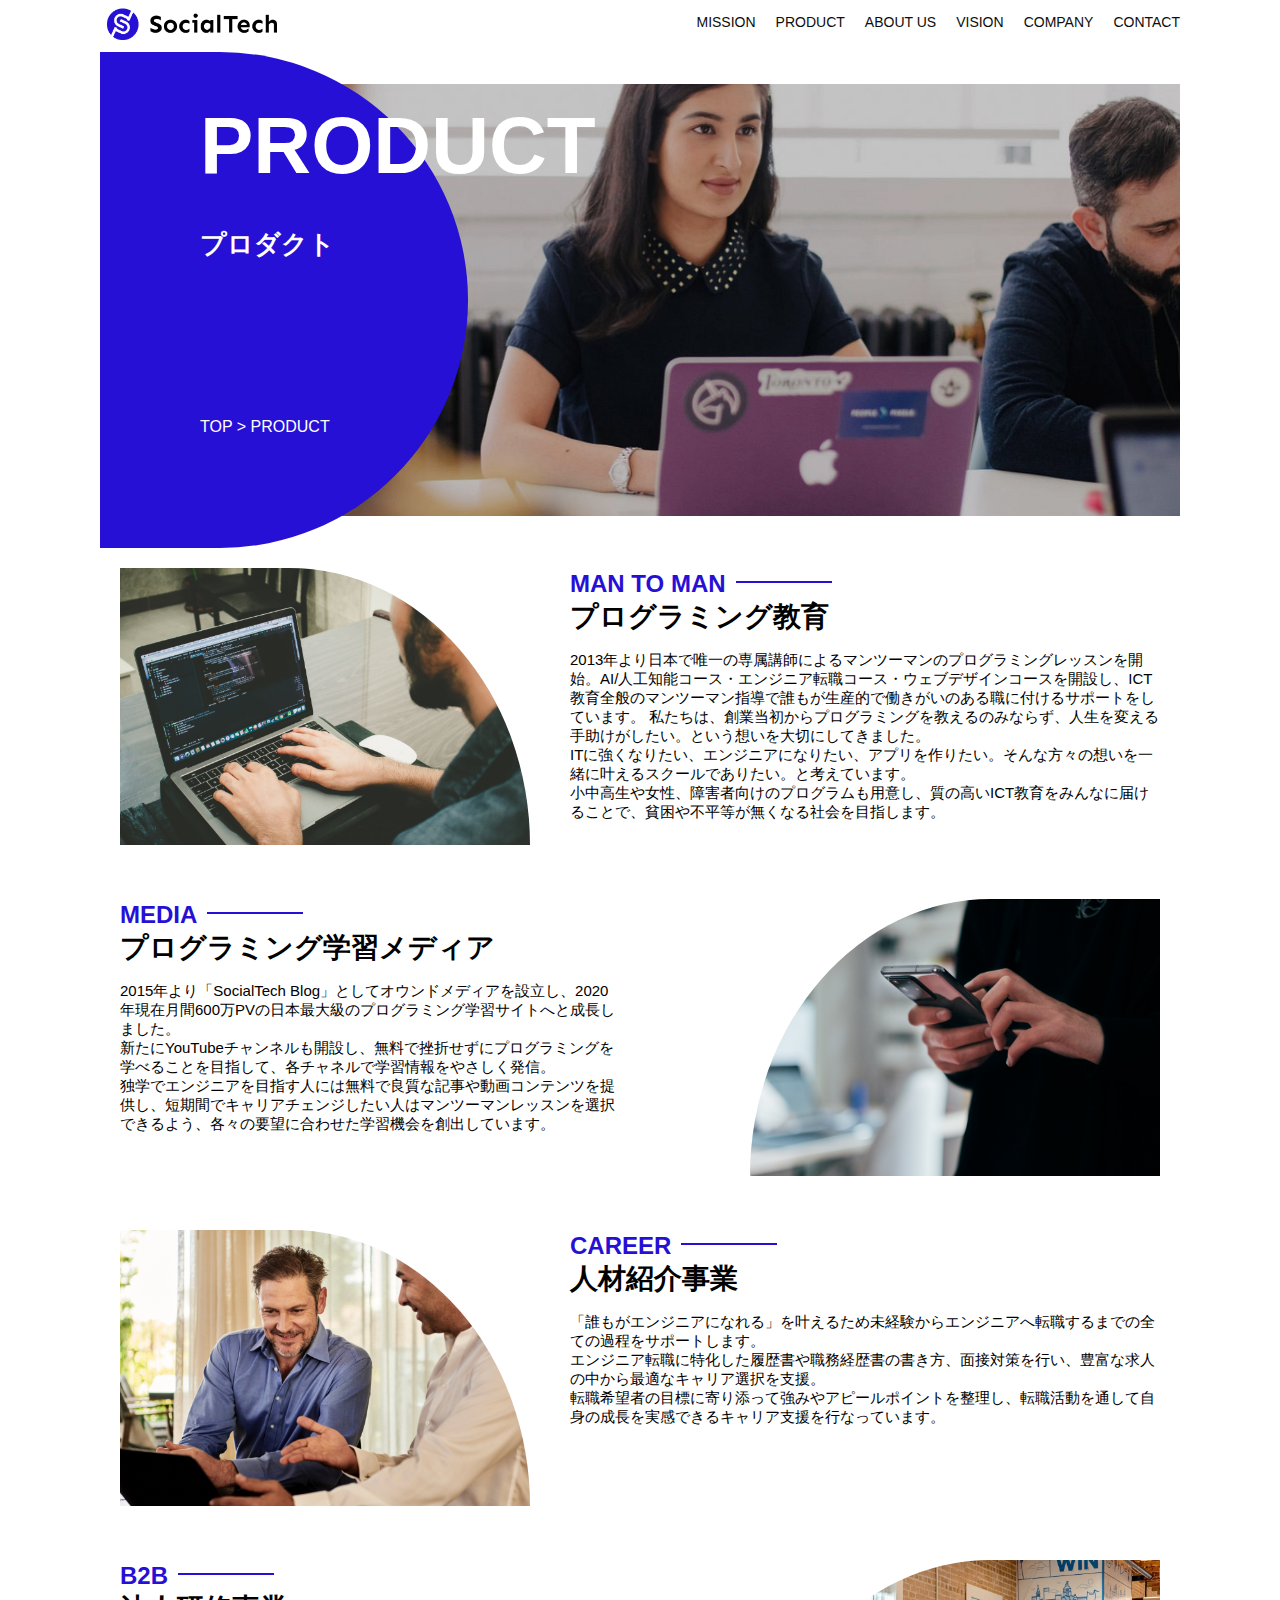
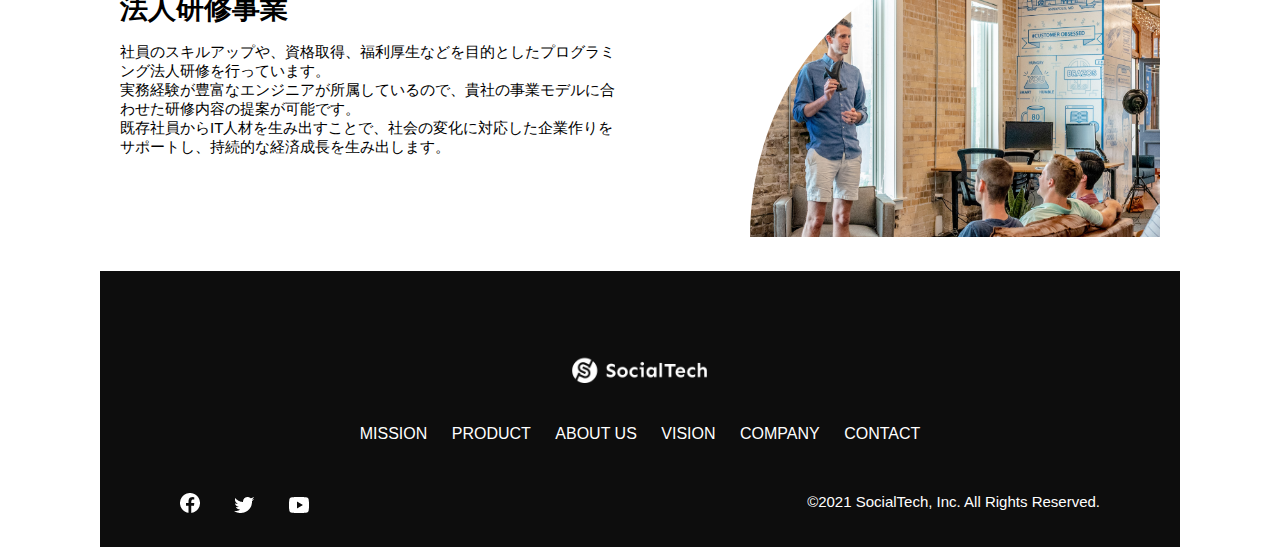
<file: product.html>
<!DOCTYPE html>
<html>
  <head>
    <title>SocialTech -PRODUCT プロダクト-</title>
    <meta charset="utf-8">
    <meta name="description" content="SocialTechの4つのプロダクトを紹介します">
    <meta name="viewport" content="width=device-width, initial-scale=1.0">
    <link rel="stylesheet" href="style.css">
  </head>

  <body>
    <!-- ヘッダー -->
    <header>
      <!-- ロゴ -->
      <a href="index.html" id="logo">
        <img src="images/logo.png" alt="トップページに戻る">
      </a>

      <!-- PC用ナビゲーション -->
      <nav id="nav-pc">
        <ul>
          <li><a href="mission.html">MISSION</a></li>
          <li><a href="product.html">PRODUCT</a></li>
          <li><a href="index.html#aboutus">ABOUT US</a></li>
          <li><a href="index.html#vision">VISION</a></li>
          <li><a href="index.html#company">COMPANY</a></li>
          <li><a href="index.html#contact">CONTACT</a></li>
        </ul>
      </nav>

      <!-- スマホ用メニューボタン -->
      <button id="menu-sp" onclick="document.getElementById('nav-sp').style.display = 'block'">
        <img src="images/button-menu.png" alt="ナビゲーションを開く">
      </button>

      <!-- スマホ用ナビゲーション -->
      <div id="nav-sp">
        <button id="close" onclick="document.getElementById('nav-sp').style.display = 'none'">
          <img src="images/button-close.png" alt="ナビゲーションを閉じる">
        </button>

        <nav>
          <ul>
            <li>
              <a id="logo-sp" href="index.html" onclick="document.getElementById('nav-sp').style.display = 'none'"><img src="images/logo-sp.png" alt="トップページに戻る"></a>
            </li>
            <li><a class="menu" href="mission.html" onclick="document.getElementById('nav-sp').style.display = 'none'">MISSION</a></li>
            <li><a class="menu" href="product.html" onclick="document.getElementById('nav-sp').style.display = 'none'">PRODUCT</a></li>
            <li><a class="menu" href="index.html#aboutus" onclick="document.getElementById('nav-sp').style.display = 'none'">ABOUT US</a></li>
            <li><a class="menu" href="index.html#vision" onclick="document.getElementById('nav-sp').style.display = 'none'">VISION</a></li>
            <li><a class="menu" href="index.html#company" onclick="document.getElementById('nav-sp').style.display = 'none'">COMPANY</a></li>
            <li><a class="menu" href="index.html#contact" onclick="document.getElementById('nav-sp').style.display = 'none'">CONTACT</a></li>
          </ul>
        </nav>
        <div id="sns">
          <a href="https://www.facebook.com/sejuku2013">
            <img src="images/button-facebook.png" alt="Facebookのリンク">
          </a>
          <a href="https://twitter.com/samuraijuku">
            <img src="images/button-twitter.png" alt="Twitterのリンク">
          </a>
          <a href="https://www.youtube.com/channel/UCCFOQO5aDK0xXam4cUQXT8g">
            <img src="images/button-youtube.png" alt="YouTubeのリンク">
          </a>
        </div>
      </div>
    </header>

    <main>
      <article>
        <section id="product-main">
          <div class="product-main-inner">
            <div id="product-title">
              <h1>PRODUCT<br><span>プロダクト</span></h1>
              <p>TOP > PRODUCT</p>
            </div>
          </div>
        </section>

        <section class="product-section product-section-left">
          <div class="product-section-img">
            <img src="images/product/product-mantoman.png" alt="PCでコードを書く男性">
          </div>
          <div class="product-read">
            <h2 class="product-h2">MAN TO MAN</h2>
            <h3 class="product-h3">プログラミング教育</h3>
            <p>
              2013年より日本で唯一の専属講師によるマンツーマンのプログラミングレッスンを開始。AI/人工知能コース・エンジニア転職コース・ウェブデザインコースを開設し、ICT教育全般のマンツーマン指導で誰もが生産的で働きがいのある職に付けるサポートをしています。 私たちは、創業当初からプログラミングを教えるのみならず、人生を変える手助けがしたい。という想いを大切にしてきました。<br>ITに強くなりたい、エンジニアになりたい、アプリを作りたい。そんな方々の想いを一緒に叶えるスクールでありたい。と考えています。<br>小中高生や女性、障害者向けのプログラムも用意し、質の高いICT教育をみんなに届けることで、貧困や不平等が無くなる社会を目指します。
            </p>
          </div>
        </section>

        <section class="product-section product-section-right">
          <div class="product-read">
            <h2 class="product-h2">MEDIA</h2>
            <h3 class="product-h3">プログラミング学習メディア</h3>
            <p>2015年より「SocialTech Blog」としてオウンドメディアを設立し、2020年現在月間600万PVの日本最大級のプログラミング学習サイトへと成長しました。<br>新たにYouTubeチャンネルも開設し、無料で挫折せずにプログラミングを学べることを目指して、各チャネルで学習情報をやさしく発信。<br>独学でエンジニアを目指す人には無料で良質な記事や動画コンテンツを提供し、短期間でキャリアチェンジしたい人はマンツーマンレッスンを選択できるよう、各々の要望に合わせた学習機会を創出しています。</p>
          </div>
          <div class="product-section-img">
            <img src="images/product/product-media.png" alt="スマートフォンを操作する人">
          </div>
        </section>

        <section class="product-section product-section-left">
          <div class="product-section-img">
            <img src="images/product/product-career.png" alt="笑顔で話し合う2人の男性">
          </div>
          <div class="product-read">
            <h2 class="product-h2">CAREER</h2>
            <h3 class="product-h3">人材紹介事業</h3>
            <p>「誰もがエンジニアになれる」を叶えるため未経験からエンジニアへ転職するまでの全ての過程をサポートします。<br>エンジニア転職に特化した履歴書や職務経歴書の書き方、面接対策を行い、豊富な求人の中から最適なキャリア選択を支援。<br>転職希望者の目標に寄り添って強みやアピールポイントを整理し、転職活動を通して自身の成長を実感できるキャリア支援を行なっています。<br></p>
          </div>
        </section>

        <section class="product-section product-section-right">
          <div class="product-read">
            <h2 class="product-h2">B2B</h2>
            <h3 class="product-h3">法人研修事業</h3>
            <p>社員のスキルアップや、資格取得、福利厚生などを目的としたプログラミング法人研修を行っています。<br>実務経験が豊富なエンジニアが所属しているので、貴社の事業モデルに合わせた研修内容の提案が可能です。<br>既存社員からIT人材を生み出すことで、社会の変化に対応した企業作りをサポートし、持続的な経済成長を生み出します。</p>
          </div>
          <div class="product-section-img">
            <img src="images/product/product-b2b.png" alt="講演中の男性とそれを聴く人々">
          </div>
        </section>
      </article>
    </main>

    <footer>
      <div id="footer-logo">
        <img src="images/logo-sp.png" alt="SocialTech">
      </div>
      <div id="footer-link">
        <a href="mission.html">MISSION</a>
        <a href="product.html">PRODUCT</a>
        <a href="index.html#aboutus">ABOUT US</a>
        <a href="index.html#vision">VISION</a>
        <a href="index.html#company">COMPANY</a>
        <a href="index.html#contact">CONTACT</a>
      </div>
      <div id="sns-footer">
        <div class="sns-btns">
          <a href="https://www.facebook.com/sejuku2013"><img src="images/button-facebook.png" alt="Facebookのリンク"></a>
          <a href="https://twitter.com/samuraijuku"><img src="images/button-twitter.png" alt="Twitterのリンク"></a>
          <a href="https://www.youtube.com/channel/UCCFOQO5aDK0xXam4cUQXT8g"><img src="images/button-youtube.png" alt="YouTubeのリンク"></a>
        </div>
        <p id="copyright">&copy;2021 SocialTech, Inc. All Rights Reserved.</p>
      </div>
    </footer>

  </body>
</html>
</file>
<file: style.css>
/* PC、スマホ共通スタイル */
*{
  box-sizing: border-box;
}

p{
  font-size: 15px;
}

body{
  max-width: 1080px;
  margin: 0 auto 0 auto;
  font-family: "Source Sans Pro", "Hiragino Kaku Gothic ProN", Meiryo, Arial, sans-serif;
}

header{
  display: flex;
  justify-content: space-between;
}

#nav-pc{
  font-size: 14px;
}

#nav-pc ul {
display: flex;
padding-left: 0;
}

#nav-pc li {
  list-style: none;
}

/* ナビゲーションのリンクの装飾設定 */
#nav-pc a {
  text-decoration: none;
  margin-left: 20px;
  color: #0d0d0d;
}

#nav-pc a:hover {
  text-decoration: underline;
}

/* スマホ用ナビを非表示 */
#nav-sp,#menu-sp{
  display: none;
}


/* メインビジュアル */
#main-visual{
  position: relative;
  height: 470px;
}

#main-message{
  position: absolute;
  top: 0;
  left: 0;
  background-color: #2710d5;
  color: #ffffff;
  border-radius: 0 0 476px 0;
  max-width: 620px;
  height: 100%;
  width: 100%;
  z-index: 11;
}

#main-message > h1{
  font-size: 60px;
  margin: 100px 0 0 50px;
}
#main-message > p{
  font-size: 28px;
  margin: 0 0 0 50px;
}

#main-visual>img{
  max-width: 620px;
  border-radius: 476px 0 0 0;
  position: absolute;
  top: 0;
  right: 0;
  z-index: 10;
}

/* 見出し */
h2{
  margin: 40px 0 0 0;
}

h2::after{
  content: url("images/line.png");
  margin-left: 10px;
}
h3{
  font-size: 27px;
}

/* ミッション */
#missin{
  margin: 80px auto 80px auto;
}

#mission-flex{
  display: flex;
}
#mission-flex > div{
  width: 50%;
  margin: 20px;
}

#mission-photo{
  width: 100%;
}
#s2dgs{
  margin-top: 50px;
  width: 100%;
}

/* プロダクト */
#product {
  background-color: #fafafa;
  margin: 80px 0 80px 0;
  padding: 10px 40px 0px 40px;
}

/* 外枠 */
#product .product-flex{
  margin-top: 40px;
  display: flex;
}

/* 左のカラム */
#product-left{
  width: 50%;
  margin-right: 20px;
}

/* 右のカラム */
#product-right{
  width: 50%;
  margin-left: 20px;
  margin-top: 80px;
}

/* 画像＋説明の枠 */
#product-left > div{
  position: relative;
  height: 480px;
  margin-right: 20px;
}
#product-right > div{
  position: relative;
  height: 480px;
  margin-left: 20px;
}

/* 画像 */
.product-photo{
  width: 100%;
}

/* 説明文の枠 */
.product-explain{
  background-color: #ffffff;
  position: absolute;
  left: 0;
  bottom: 50px;
  margin: 0 40px 0 40px;
  padding: 20px;
  box-shadow: 5px 5px 10px rgba(0,0,0,0.05);
}

/* 説明文の英語 */
.product-explain > span{
  color: #2710d5;
  font-weight: bold;
  font-size: 16px;
  margin: 0;
}

/* 説明文の見出し */
.product-explain>h3{
  margin: 5px 0 5px 0;
}

/* 説明文 */
.product-explain>p{
  font-size: 14px;
  margin: 0;
}

/* もっと見るボタン */
#product-more{
  text-align: center;
}

#product-more a{
  position: relative;
  bottom: -42px;
}

/* ABOUT US */
#aboutus{
  margin: 80px auto 80px auto;
}

/* 3つの組織文化と画像を入れる枠 */
#aboutus > div{
  display: flex;
}

/* 画像 */
.culture-img{
  width: 50%;
  align-self: flex-start;
}

.culture-img2{
  margin-top: 50px;
  width: 100%;
}

/* 3つの組織文化の表 */
.culture-table{
  margin-right: 50px;
}

/* 番号 */
.culture-num{
  font-size: 80px;
  color: #2710d5;
  padding: 0 20px 0 0;
}

/* 見出し */
.culture-table th{
  text-align: left;
  font-size: 28px;
  font-weight: bold;
}

/* 組織文化英語 */
.culture-en{
  color: #2710d5;
  font-size: 24px;
}

/* 説明文 */
.culture-description{
  margin: 0;
}

/* ビジョン */
#vision{
  margin: 80px auto 80px auto;
}

/* セクション内の外枠 */
#vision>div{
  display: flex;
  justify-content: space-between;
  flex-wrap: wrap;
}

/* 7つの行動指針の枠 */
.vision-box{
  width: 300px;
  height: 300px;
  margin-bottom: 30px;
  position: relative;
}

.vision-box>img{
  width: 100%;
  position: relative;
  z-index: 30;
}

.vision-box>div{
  position: absolute;
  top: 0;
  left: 0;
  z-index: 31;
  margin-right: 20px;
}

.vision-box>div>h4{
  color: #2710d5;
  font-size: 19px;
  margin: 80px 0 0 0;
}

.vision-box>div>h4::first-letter{
  font-size: 40px;
}

.vision-box>div>h5{
  font-size: 20px;
  margin: 0 0 0 0;
}

.vision-box>div>p{
  margin: 10px 0 0 0;
}

/* 会社概要 */
#company{
  margin: 80px auto 80px auto;
}

#company-table{
  width: 100%;
}

.tableheader{
  text-align: left;
  padding: 20px;
  border-bottom-color: #2710d5;
  border-bottom-width: 1px;
  border-bottom-style: solid;
  width: 100px;
}

.tableheader-first{
  border-top-color: #2710d5;
  border-top-width: 1px;
  border-top-style: solid;
}

.cell{
  padding: 30px;
  border-bottom-color: #ececec;
  border-bottom-width: 1px;
  border-bottom-style: solid;
}

.cell-first{
  border-top-color: #ececec;
  border-top-width: 1px;
  border-top-style: solid;
}

#company>iframe{
  width: 100%;
  height: 368px;
  margin-top: 40px;
}

/* お問い合わせ */
#contact{
  margin: 80px auto 80px auto;
}

/* 外枠 */
#contact>form>div{
  display: flex;
  flex-direction: row;
  flex-wrap: wrap;
  padding-bottom: 30px;
}

/* 左側の見出し */
.contact-heading{
  width: 240px;
  align-self: center;
}
/* 見出しのラベル */
.contact-label{
  font-weight: bold;
}
/* 必須 */
.contact-span{
  color: #ce2222;
  margin: 0 0 0 20px;
  font-weight: bold;
}

/* テキストボックス */
.contact-textbox{
  border-top: 0px;
  border-left: 0px;
  border-right: 0px;
  border-bottom-width: 1px;
  border-bottom-color: #707070;
  border-style: solid;
  background-color: #fafafa;
  width: 400px;
  height: 56px;
}

/* お問い合わせ内容のテキストエリア */
.contact-textarea{
  border-top: 0px;
  border-left: 0px;
  border-right: 0px;
  border-bottom-width: 1px;
  border-bottom-color: #707070;
  border-style: solid;
  background-color: #fafafa;
  width: 400px;
  height: 200px;
}

/* 個人情報の取り扱い */
#contact dt{
  font-weight: bold;
}

#contact dd{
  margin: 0 0 16px 0;
}

#contact dd p{
  margin: 0;
}

#contact dd ul{
  padding-left: 0;
}

#contact dd li{
  margin-bottom: 0;
  list-style: none;
}

/* フッター */
footer{
  background-color: #0d0d0d;
  text-align: center;
  padding: 80px 80px 30px 80px;
}

#footer-logo{
  margin-bottom: 30px;
}

#footer-link{
  margin-bottom: 50px;
}

#footer-link >a {
  text-decoration: none;
  margin: 10px;
  color: #ffffff;
}

#footer-link>a:hover{
  text-decoration: underline;
}

#sns-footer{
  display: flex;
  justify-content: space-between;
  text-align: left;
}

#sns-footer a{
  margin-right: 30px;
}

#copyright{
  color: #ffffff;
  margin: 0;
}

/* mission.html用スタイル */
/* ミッションのメインビジュアル */
.mission-main-inner{
  background-image: url("images/mission/mission-main.png");
  background-repeat: no-repeat;
  background-position-y: center;
}

#mission-title{
  background-color: #2710d5;
  width: 368px;
  color: #ffffff;
  height: 496px;
  border-radius: 0 248px 248px 0;
  position: relative;
}

#mission-title h1{
  position: absolute;
  top: 0;
  left: 100px;
  font-size: 80px;
  line-height: 1;
}

#mission-title h1 span{
  font-size: 26px;
}

#mission-title>p{
  position: absolute;
  top: 350px;
  left: 100px;
  font-size: 16px;
}

/* ミッションページS2DGSの設定 */
#mission-s2dgs{
  padding: 20px;
}

.mission-h2{
  color: #2710d5;
  font-size: 40px;
}

.mission-h2::after {
  content: none;
}

/* ミッションページ5つのゴールの設定 */
#mission-five-goals{
  padding: 20px;
  display: flex;
}

#mission-five-goals .five-goals-image {
  width: 30%;
  padding: 20px;
}

#mission-five-goals .five-goals-image img {
  width: 100%;
}

#mission-five-goals .five-goals-read{
  width: 70%;
  padding: 20px;
}

#mission-five-goals .five-goals-read>div{
  margin-bottom: 40px;
}

.fivegoals-image-right{
  float: right;
  margin: 20px;
}

.fivegoals-image-left{
  float: left;
  margin: 20px;
}

.fivegoals-number{
  color: #2710d5;
  font-size: 48px;
  font-weight: bold;
  margin: 0;
}

.fivegoals-h3{
  font-size: 28px;
  margin: 0;
}

.five-goals-p{
  margin: 0;
}

 /* プロダクトページ */
 .product-main-inner {
  background-image: url("images/product/product-main.png");
  background-repeat: no-repeat;
  background-position-y: center;
}

#product-title {
  background-color: #2710d5;
  width: 368px;
  color: #ffffff;
  height: 496px;
  border-radius: 0 248px 248px 0;
  position: relative;
}

#product-title h1 {
  position: absolute;
  top: 0;
  left: 100px;
  font-size: 80px;
  line-height: 1;
}

#product-title h1 span {
  font-size: 26px;
}

#product-title > p {
  position: absolute;
  top: 350px;
  left: 100px;
  font-size: 16px;
}

/* セクション */
.product-section{
  display: flex;
  padding: 20px 20px 0;
}

.product-section .product-section-img{
  width: 450px;
}

/* 左の画像のセクション */
.product-section-left .product-section-img img{
  width: 100%;
  padding: 0 40px 30px 0;
  border-radius: 0 432px 0 0;
}

.product-section-left .product-read{
  width: 50%;
  flex-grow: 1;
}

.product-section-left .product-read p{
  margin-bottom: 0;
}

/* 右が画像のセクション */
.product-section-right{
  justify-content: space-between;
}

.product-section-right .product-section-img img{
  width: 100%;
  padding: 0 0 30px 40px;
  border-radius: 432px 0 0 0;
}

.product-section-right .product-read{
  width: 500px;
}

.product-h2{
  color: #2710d5;
  font-size: 24px;
  margin: 0;
}

.product-h3{
  font-size: 28px;
  margin: 0;
}

/* スマートフォン用のスタイル */
@media screen and (max-width: 767px){
  /* PC用ナビゲーション非表示 */
  #nav-pc{
    display: none;
}

/* ハンバーガーメニュー */
#menu-sp{
  display: block;
  background-color: transparent;
  float: right;
  padding: 0;
  border: none;
}

/* スマホ用ナビゲーションの表示切替*/
/* 初期状態、レイアウトと非表示設定 */
#nav-sp{
  background-color: #2710d5;
  position: fixed;
  left: 0;
  top: 0;
  height: 100%;
  width: 100%;
  display: none;
  z-index: 100;
}

/* ×ボタン */
#close{
  position: absolute;
  top: 20px;
  right: 20px;
  background-color: transparent;
  border: none;
}

#nav-sp nav ul{
  padding-left: 0;
}

#nav-sp nav li{
  list-style: none;
}

/* ナビゲーションメニュー用ロゴ */
#logo-sp{
  margin: 80px 0 30px 20px;
}

/* ナビゲーションのリンクの装飾設定 */
#nav-sp nav a{
  display: block;
  color: #ffffff;
}

#nav-sp nav a:hover{
  text-decoration: underline;
}

#nav-sp .menu{
  text-decoration: none;
  margin: 0 20px 0 20px;
  height: 44px;
  font-size: 16px;
  background-image: url("images/arrow.png");
  background-repeat: no-repeat;
  background-position: right top;
}

#sns{
  position: absolute;
  bottom: 20px;
  left: 20px;
}

#sns>a{
  margin-right: 30px;
}

/* メインビジュアル */
#main-visual{
  position: relative;
  height: 470px;
}

#main-visual>div{
  text-align: center;
  height: 280px;
}

#main-visual h1{
  font-size: 28px;
  margin: 90px 0 0 0;
}

#main-visual>div>p{
  margin: 0;
  font-size: 15px;
}

#main-visual>img{
  width: 100%;
  border-radius: 476px 0 0 0;
  top: auto;
  bottom: 0;
}

/* 見出し */
h2{
  margin: 15px 0 15px 0;
}

h3{
  font-size: 24px;
  margin: 10px 0 0 0;
}

/* ミッション */
#mission{
  margin: 20px 0 20px 0;
  padding: 0 20px 0 20px;
}

#mission-flex{
  flex-direction: column;
}

#mission-flex>div{
  width: 100%;
  margin: 0;
}

/* プロダクト */
#product{
  margin: 0;
  padding: 10px 20px 0 20px;
}

/* 外枠 */
#product .product-flex{
  flex-direction: column;
  margin-top: 0;
}

/* 左右のカラム　スマホでは縦並び */
#product-left,#product-right{
  width: 100%;
  margin: 0;
}

/*  画像＋説明の枠 */
#product-left>div,#product-right>div{
  height: auto;
  margin: 0;
}

/* 説明文の枠 */
.product-explain{
  position: relative;
  margin: 0;
}

.product-explain>h3{
  margin: 10px 0 10px 0;
  font-size: 24px;
}

/* もっと見るボタン */
#product-more{
  text-align: left;
}

/* ABOUT US */
#aboutus{
  margin: 80px 20px 80px 20px;
}

#aboutus>div{
  flex-direction: column;
}

.culture-table th{
  font-size: 16px;
}

.culture-table{
  margin-right: 0;
  padding-right: 20px;
  order: 2;
}

.culture-img{
  width: 100%;
  order: 1;
}

.culture-img2{
  margin-top: 0;
}

.culture-num{
  padding: 0;
}

.culture-description{
  margin: 0;
}

/* ビジョン */
#vision{
  margin: 80px 20px 80px 20px;
}

.vision-box>img{
  position: absolute;
  top: 0;
  left: 0;
}

.vision-box>div>h4{
  margin: 60px 0 0 0;
}

/* 会社概要 */
#company{
  margin: 0 20px 0 20px;
}
#company>h3{
  margin-bottom: 20px;
}
.tableheader{
  width: 50px;
}

.cell{
  padding: 20px;
}

#company>iframe{
  height: 240px;
}

/* お問い合わせ */
#contact{
  margin: 80px 20px 80px 20px;
}

#contact>h3{
  margin-bottom: 20px;
}

#contact>form>div{
  flex-direction: column;
  margin-bottom: 20px;
}

.contact-heading{
  align-self: auto;
  margin-bottom: 20px;
}

.contact-textbox{
  min-width: 300px;
  width: 100%;
}

.contact-textarea{
  height: 150px;
  width: 100%;
}

.radiobutton{
  margin-bottom: 20px;
}

/* フッター */
footer{
  padding: 30px 20px 50px 20px;
  text-align: left;
}

#footer-link>a{
  margin: 0 20px 30px 0;
  display: block;
  background-image: url("images/arrow.png");
  background-repeat: no-repeat;
  background-position: right top;
}

#footer-link> a:hover {
  text-decoration: underline;
}

#sns-footer{
  flex-direction: column;
  justify-content: flex-start;
}

#copyright{
  font-size: 12px;
  margin-top: 30px;
}

/* mission.html用スタイル */
/* ミッションのメインビジュアル */
#mission-main{
  height: 256px;
  margin-top: 4%;
  position: relative;
}

.mission-main-inner{
  height: 80%;
  background-size: cover;
}

#mission-title{
  width: 136px;
  height: 256px;
  position: absolute;
  top: -10%;
}

#mission-title h1{
  left: 20px;
  font-size: 40px;
}

#mission-title h1 span{
  font-size: 18px;
}

#mission-title>p{
  top: 180px;
  left: 20px;
  font-size: 13px;
}

/* ミッションページS2DGSの設定 */
.mission-h2{
  font-size: 38px;
  margin: 0px;
}

.mission-h2::after{
  content: none;
}

#mission-s2dgs>img{
  width: 100%;
}

/* ミッションページ5つのゴールの設定 */
#mission-five-goals{
  flex-direction: column;
}

#mission-five-goals>div{
  padding: 0;
}

#mission-five-goals .five-goals-image,#mission-five-goals .five-goals-read{
  width: 100%;
  padding: 0;
}

#mission-five-goals .five-goals-read>div{
  display: flex;
  flex-direction: column;
}

.fivegoals-image-right,.fivegoals-image-left{
  align-self: center;
}

/* プロダクトページ */
#product-main{
  height: 256px;
  margin-top: 4%;
  position: relative;
}

.product-main-inner{
  height: 80%;
  background-size: cover;
}

#product-title{
  width: 136px;
  height: 256px;
  position: absolute;
  top: -10%;
}

#product-title h1{
  left: 20px;
  font-size: 40px;
}

#product-title h1 span{
  font-size: 18px;
}

#product-title>p{
  top: 180px;
  left: 20px;
  font-size: 13px;
}

/* セクション */
.product-section{
  flex-direction: column;
}

.product-section .product-section-img{
  width: 100%;
}

.product-section .product-section-img img{
  width: 100%;
  padding: 0;
}

/* 左が画像のセクション */
.product-section-left .product-section-img img{
  border-radius: 0 300px 0 0;
}

.product-section-left .product-read{
  width: 100%;
  flex-grow: 1;
}

/* 右が画像のセクション */
.product-section-right .product-section-img img{
  order: 1;
  border-radius: 300px 0 0 0;
}

.product-section-right .product-read{
  order: 2;
  width: 100%;
}
}
</file>
